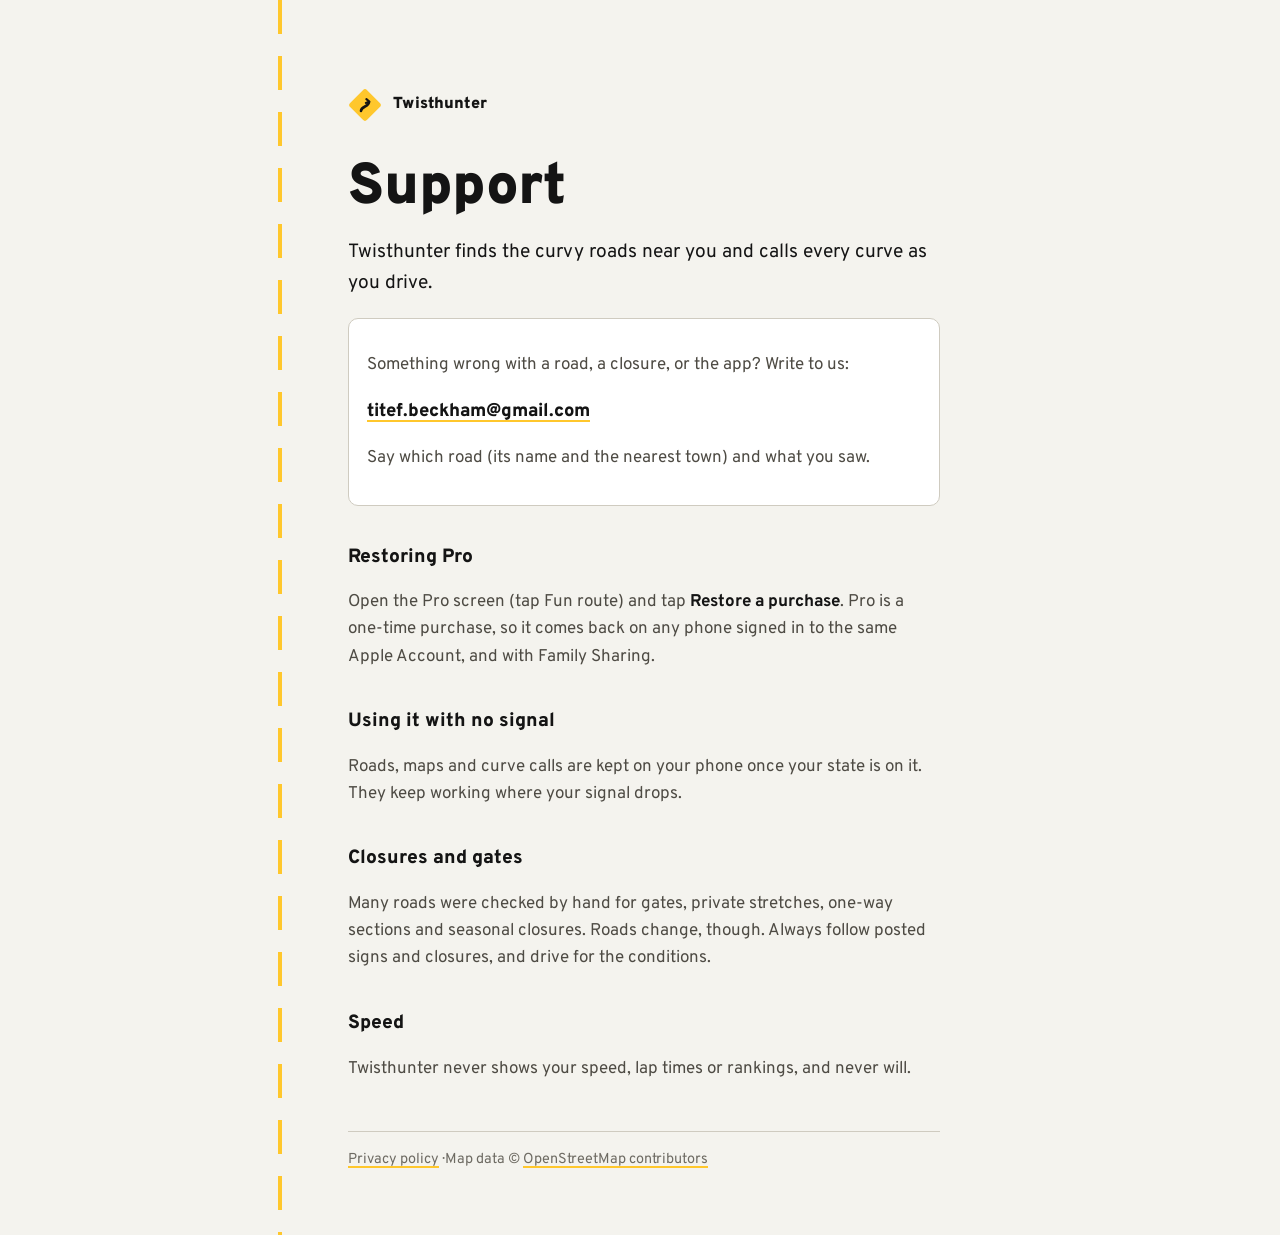
<file: index.html>
<!doctype html>
<html lang="en"><head><meta charset="utf-8"><meta name="viewport" content="width=device-width, initial-scale=1">
<title>Twisthunter</title><meta http-equiv="refresh" content="0; url=support/"><link rel="canonical" href="support/"></head>
<body><p><a href="support/">Twisthunter support</a> &middot; <a href="privacy/">Privacy policy</a></p></body></html>
</file>
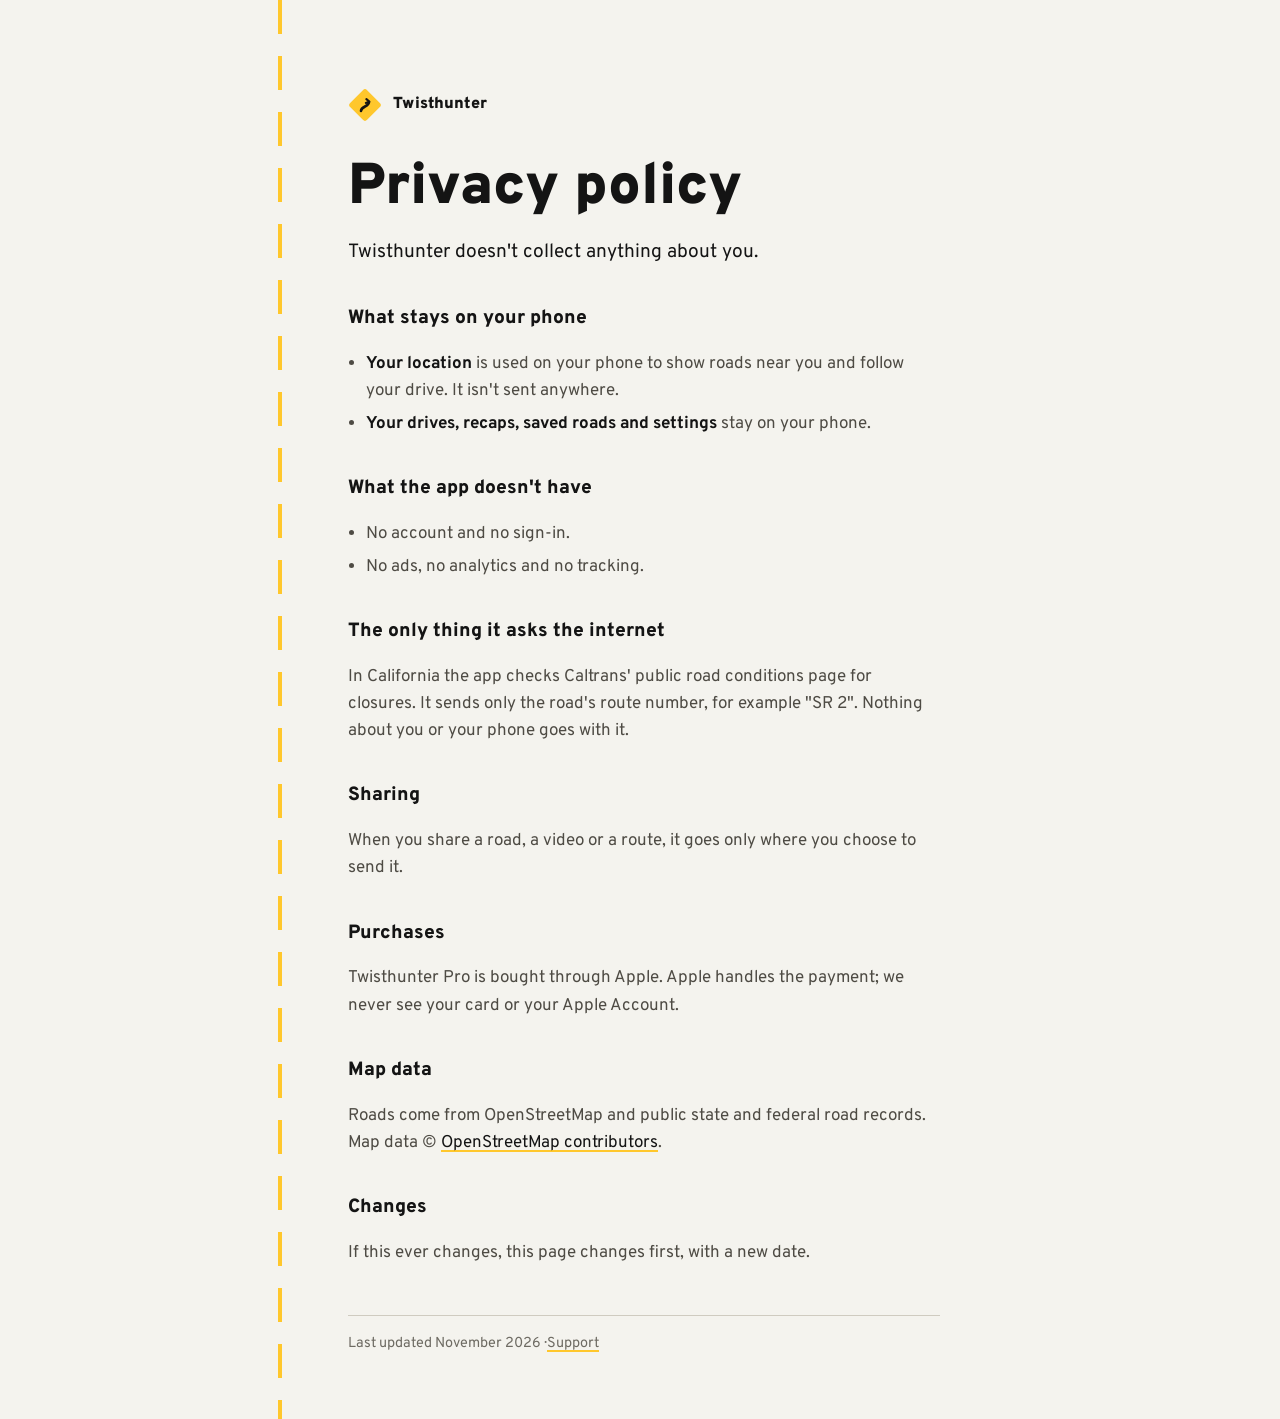
<file: privacy/index.html>
<!doctype html>
<html lang="en">
<head>
<meta charset="utf-8">
<meta name="viewport" content="width=device-width, initial-scale=1, viewport-fit=cover">
<title>Privacy policy &ndash; Twisthunter</title>
<meta name="description" content="Twisthunter's privacy policy. The app collects nothing about you.">
<link rel="stylesheet" href="https://fonts.googleapis.com/css2?family=Overpass:wght@400;700;800;900&amp;display=swap">
<link rel="stylesheet" href="../style.css">
</head>
<body>
<main>
<a class="mark" href="../support/">
<svg class="sign" viewBox="0 0 34 34" aria-hidden="true"><rect x="5" y="5" width="24" height="24" rx="3" transform="rotate(45 17 17)" fill="#FFC72C"/><path d="M13 23c0-5 8-4 8-9" stroke="#141414" stroke-width="2.6" fill="none" stroke-linecap="round"/><path d="M18.4 11.2l2.9 2.3-3.4 1.4" stroke="#141414" stroke-width="2.2" fill="none" stroke-linecap="round" stroke-linejoin="round"/></svg>
Twisthunter</a>

<h1>Privacy policy</h1>
<p class="lede">Twisthunter doesn't collect anything about you.</p>

<h2>What stays on your phone</h2>
<ul>
<li><strong>Your location</strong> is used on your phone to show roads near you and follow your drive. It isn't sent anywhere.</li>
<li><strong>Your drives, recaps, saved roads and settings</strong> stay on your phone.</li>
</ul>

<h2>What the app doesn't have</h2>
<ul>
<li>No account and no sign-in.</li>
<li>No ads, no analytics and no tracking.</li>
</ul>

<h2>The only thing it asks the internet</h2>
<p>In California the app checks Caltrans' public road conditions page for closures. It sends only the road's route number, for example "SR 2". Nothing about you or your phone goes with it.</p>

<h2>Sharing</h2>
<p>When you share a road, a video or a route, it goes only where you choose to send it.</p>

<h2>Purchases</h2>
<p>Twisthunter Pro is bought through Apple. Apple handles the payment; we never see your card or your Apple Account.</p>

<h2>Map data</h2>
<p>Roads come from OpenStreetMap and public state and federal road records. Map data &copy; <a href="https://www.openstreetmap.org/copyright">OpenStreetMap contributors</a>.</p>

<h2>Changes</h2>
<p>If this ever changes, this page changes first, with a new date.</p>

<footer>Last updated November 2026 &middot; <a href="../support/">Support</a></footer>
</main>
</body>
</html>
</file>
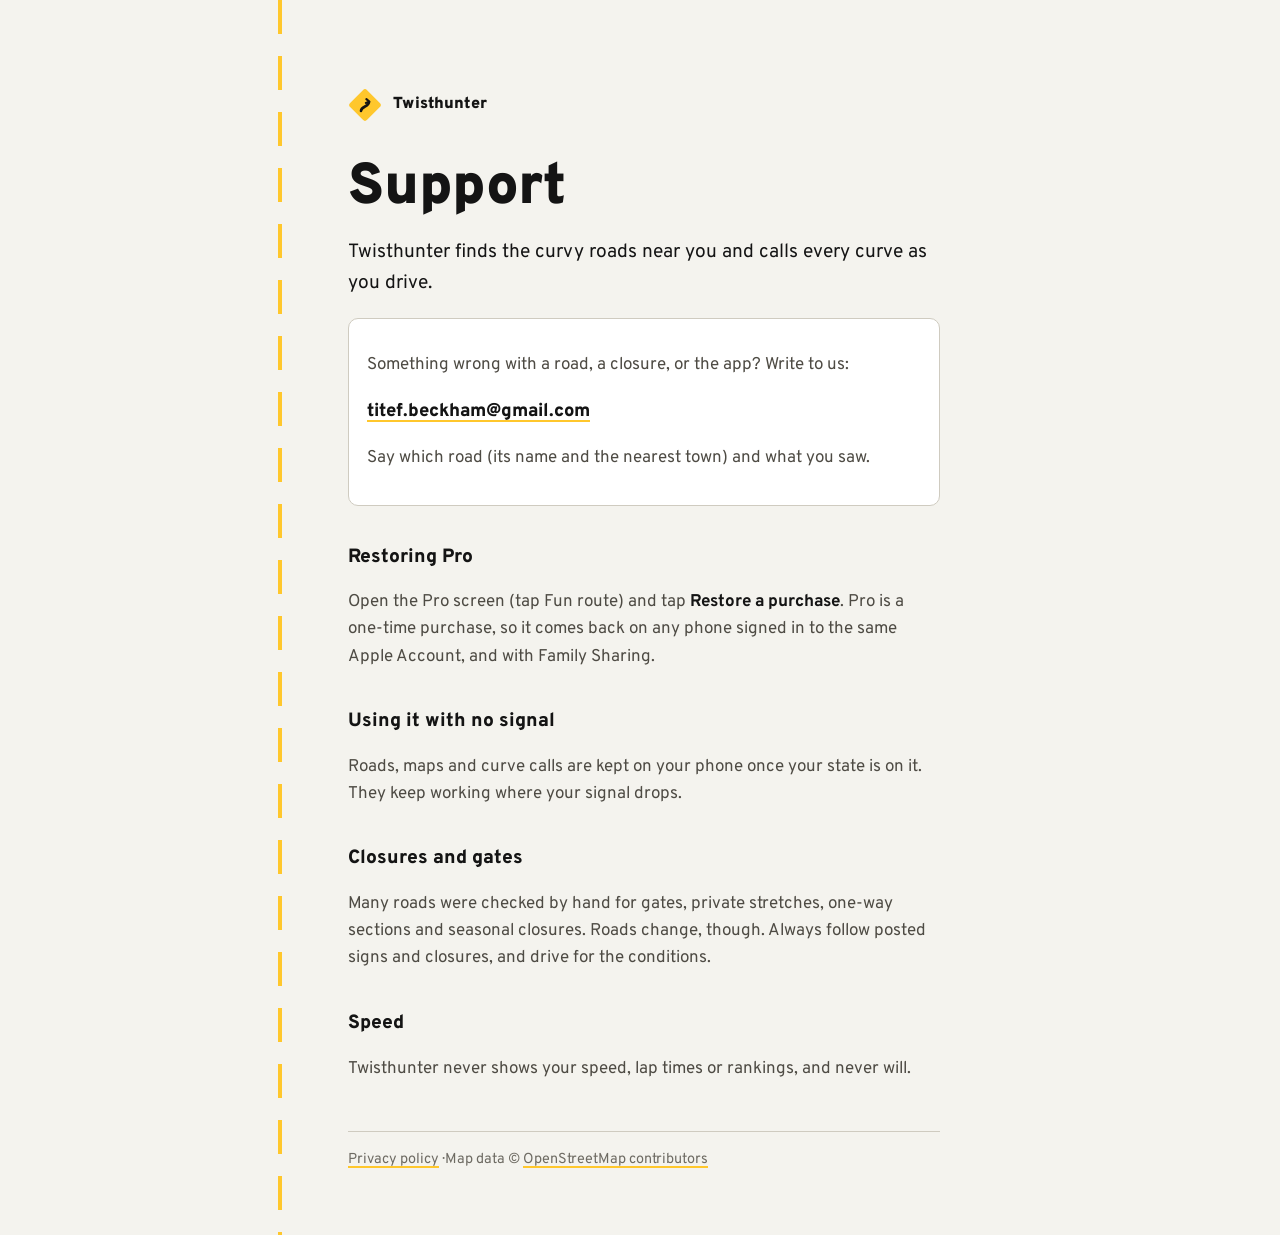
<file: support/index.html>
<!doctype html>
<html lang="en">
<head>
<meta charset="utf-8">
<meta name="viewport" content="width=device-width, initial-scale=1, viewport-fit=cover">
<title>Support &ndash; Twisthunter</title>
<meta name="description" content="Help with Twisthunter: restoring Pro, offline use, closures and how to reach us.">
<link rel="stylesheet" href="https://fonts.googleapis.com/css2?family=Overpass:wght@400;700;800;900&amp;display=swap">
<link rel="stylesheet" href="../style.css">
</head>
<body>
<main>
<a class="mark" href="./">
<svg class="sign" viewBox="0 0 34 34" aria-hidden="true"><rect x="5" y="5" width="24" height="24" rx="3" transform="rotate(45 17 17)" fill="#FFC72C"/><path d="M13 23c0-5 8-4 8-9" stroke="#141414" stroke-width="2.6" fill="none" stroke-linecap="round"/><path d="M18.4 11.2l2.9 2.3-3.4 1.4" stroke="#141414" stroke-width="2.2" fill="none" stroke-linecap="round" stroke-linejoin="round"/></svg>
Twisthunter</a>

<h1>Support</h1>
<p class="lede">Twisthunter finds the curvy roads near you and calls every curve as you drive.</p>

<div class="box">
<p>Something wrong with a road, a closure, or the app? Write to us:</p>
<p class="contact"><a href="mailto:titef.beckham@gmail.com">titef.beckham@gmail.com</a></p>
<p>Say which road (its name and the nearest town) and what you saw.</p>
</div>

<h2>Restoring Pro</h2>
<p>Open the Pro screen (tap Fun route) and tap <strong>Restore a purchase</strong>. Pro is a one-time purchase, so it comes back on any phone signed in to the same Apple Account, and with Family Sharing.</p>

<h2>Using it with no signal</h2>
<p>Roads, maps and curve calls are kept on your phone once your state is on it. They keep working where your signal drops.</p>

<h2>Closures and gates</h2>
<p>Many roads were checked by hand for gates, private stretches, one-way sections and seasonal closures. Roads change, though. Always follow posted signs and closures, and drive for the conditions.</p>

<h2>Speed</h2>
<p>Twisthunter never shows your speed, lap times or rankings, and never will.</p>

<footer><a href="../privacy/">Privacy policy</a> &middot; Map data &copy; <a href="https://www.openstreetmap.org/copyright">OpenStreetMap contributors</a></footer>
</main>
</body>
</html>
</file>
<file: style.css>
:root{
  --ink:#0B0F0E;--panel:#121816;--border:#3E4A46;--text:#F2F4F1;--text2:#A7B1AC;--text3:#828D88;
  --sign:#FFC72C;--sign-ink:#141414;--guide:#00653B;
  --type:'Overpass','Highway Gothic','Helvetica Neue',Helvetica,Arial,sans-serif;
  color-scheme:dark;
}
@media (prefers-color-scheme:light){
  :root{--ink:#F4F3EE;--panel:#FFFFFF;--border:#CFCBC0;--text:#141414;--text2:#4E4B44;--text3:#6E6B63;color-scheme:light}
}
*,*::before,*::after{box-sizing:border-box}
html{background:var(--ink);-webkit-text-size-adjust:100%;text-size-adjust:100%}
body{
  margin:0;min-height:100vh;font-family:var(--type);font-size:1.0625rem;line-height:1.6;color:var(--text);
  background:var(--ink);
  /* a centre line down the left edge, the one thing that says road */
  background-image:linear-gradient(var(--sign) 0 60%,transparent 60% 100%);background-size:4px 56px;background-repeat:repeat-y;
  background-position:max(6px,calc(50% - 360px)) 0;
  -webkit-font-smoothing:antialiased;
}
::selection{background:var(--sign);color:var(--sign-ink)}
a{color:var(--text);text-decoration-color:var(--sign);text-decoration-thickness:2px;text-underline-offset:.2em}
a:hover{color:var(--sign)}
:focus-visible{outline:3px solid var(--sign);outline-offset:3px}
main{max-width:640px;margin:0 auto;padding-block:clamp(32px,8vw,88px) 64px;
  padding-left:max(28px,env(safe-area-inset-left,0px));padding-right:max(20px,env(safe-area-inset-right,0px))}
.mark{display:flex;align-items:center;gap:.7rem;text-decoration:none;font-weight:900;font-size:1rem;letter-spacing:.01em}
.sign{width:34px;height:34px;flex:none}
h1{font-weight:900;font-size:clamp(2.4rem,1.6rem + 4vw,3.6rem);line-height:1;margin:2.4rem 0 1rem;text-wrap:balance}
h2{font-weight:800;font-size:1.2rem;margin:2.2rem 0 .5rem}
p,li{max-width:64ch;color:var(--text2)}
p strong,li strong{color:var(--text)}
ul{padding-left:1.1rem}
li{margin:.35rem 0}
.lede{font-size:1.2rem;color:var(--text)}
.box{border:1px solid var(--border);background:var(--panel);border-radius:10px;padding:16px 18px;margin:1.2rem 0}
.contact{font-weight:800;font-size:1.15rem;color:var(--text);word-break:break-all}
footer{margin-top:3rem;padding-top:1rem;border-top:1px solid var(--border);font-size:.9rem;color:var(--text3)}
footer a{color:var(--text3)}
</file>
